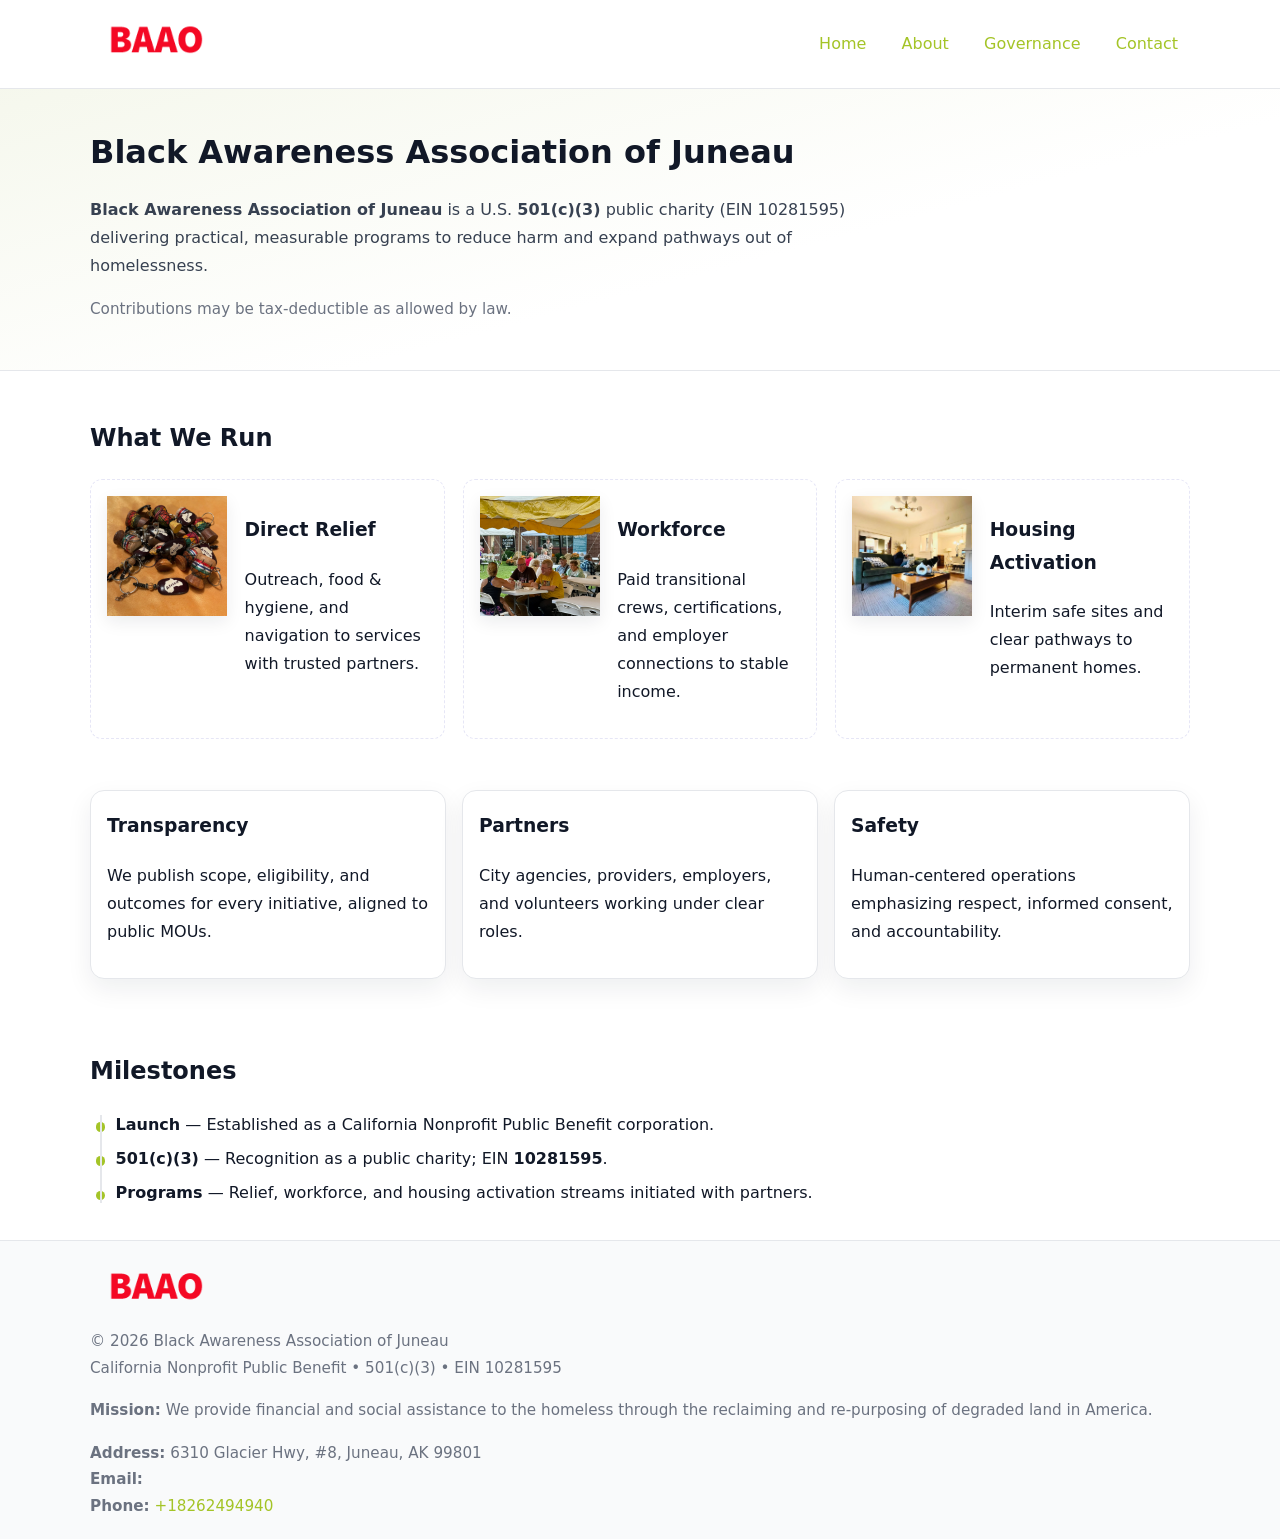
<file: index.html>
<!doctype html>
<html lang="en">
<head>
<meta charset="utf-8"/><meta name="viewport" content="width=device-width,initial-scale=1"/>
<title>Black Awareness Association of Juneau – Nonprofit • 2025</title>
<link rel="stylesheet" href="assets/styles.css"/><link rel="icon" href="images/logo.png">
<meta name="data-ein" content="10281595"><meta name="data-name" content="Black Awareness Association of Juneau">
<meta name="data-email" content=""><meta name="data-phone" content="+14039707019">
<meta name="data-address" content="6310 Glacier Hwy, #8,
Juneau, AK 99801"><meta name="data-map" content="6310+Glacier+Hwy,+#8,+Juneau,+AK+99801">
  <meta name="description" content="Our nonprofit strengthens the community with programs focused on community services, education, and direct relief.">
<meta name="facebook-domain-verification" content="x7ydpoaqoh0guhxkzzpbjpq2jwutje" />
</head>
<body>
<div style="position:absolute;left:-9999px;top:-9999px;opacity:0" data-uniq="{{UNIQUE_BLOB}}">
  <span>Our nonprofit strengthens the community with programs focused on community services, education, and direct relief.</span><svg width="12" height="12" viewBox="0 0 12 12" xmlns="http://www.w3.org/2000/svg"><circle cx="6" cy="6" r="5" fill="#28a745"/></svg><img src="images/education.jpg" width="1" height="1" alt="" loading="lazy"/>
</div>

<header>
  <div class="header-wrap">
    <a href="index.html" aria-label="Home"><img src="images/logo.png" alt="Black Awareness Association of Juneau logo" style="width:132px"></a>
    <nav><a class="active" href="index.html">Home</a><a href="about.html">About</a><a href="governance.html">Governance</a><a href="contact.html">Contact</a></nav>
  </div>
</header>

<section class="c1b8114fc87">
  <div class="container">
    <h1>Black Awareness Association of Juneau</h1>
    <p class="cf704c51dbe"><strong>Black Awareness Association of Juneau</strong> is a U.S. <strong>501(c)(3)</strong> public charity (EIN 10281595) delivering practical, measurable programs to reduce harm and expand pathways out of homelessness.</p>
    <p class="small">Contributions may be tax-deductible as allowed by law.</p>
  </div>
</section>

<main>
  <!-- What We Run: ảnh vuông 120x120 -->
  <section class="section">
    <div class="container">
      <h2>What We Run</h2>
      <div class="feature-row">
        <div class="feature">
          <img class="thumb" src="images/relief.jpg" alt="Direct Relief">
          <div><h3>Direct Relief</h3><p>Outreach, food & hygiene, and navigation to services with trusted partners.</p></div>
        </div>
        <div class="feature">
          <img class="thumb" src="images/jobs.jpg" alt="Workforce">
          <div><h3>Workforce</h3><p>Paid transitional crews, certifications, and employer connections to stable income.</p></div>
        </div>
        <div class="feature">
          <img class="thumb" src="images/land.jpg" alt="Housing Activation">
          <div><h3>Housing Activation</h3><p>Interim safe sites and clear pathways to permanent homes.</p></div>
        </div>
      </div>
    </div>
  </section>

  <section class="section">
    <div class="container grid">
      <div class="cards">
        <article class="c5640681ace"><h3>Transparency</h3><p>We publish scope, eligibility, and outcomes for every initiative, aligned to public MOUs.</p></article>
        <article class="c5640681ace"><h3>Partners</h3><p>City agencies, providers, employers, and volunteers working under clear roles.</p></article>
        <article class="c5640681ace"><h3>Safety</h3><p>Human-centered operations emphasizing respect, informed consent, and accountability.</p></article>
      </div>
    </div>
  </section>

  <!-- Milestones: bullet chuẩn -->
  <section class="section">
    <div class="container">
      <h2>Milestones</h2>
      <ul class="timeline">
        <li><strong>Launch</strong> — Established as a California Nonprofit Public Benefit corporation.</li>
        <li><strong>501(c)(3)</strong> — Recognition as a public charity; EIN <strong>10281595</strong>.</li>
        <li><strong>Programs</strong> — Relief, workforce, and housing activation streams initiated with partners.</li>
      </ul>
    </div>
  </section>

  <footer>
    <div class="grid">
      <div><img src="images/logo.png" alt="" style="width:132px;margin-bottom:.5rem"><div class="small">© <span id="year"></span> Black Awareness Association of Juneau</div><div class="small">California Nonprofit Public Benefit • 501(c)(3) • EIN 10281595</div></div>
      <div><div class="small"><strong>Mission:</strong> We provide financial and social assistance to the homeless through the reclaiming and re-purposing of degraded land in America.</div></div>
      <div><div class="small"><strong>Address:</strong> 6310 Glacier Hwy, #8,
Juneau, AK 99801<br><strong>Email:</strong> <a href="mailto:"></a><br><strong>Phone:</strong> <a href="tel:+18262494940">+18262494940</a></div></div>
    </div>
  </footer>
</main>

<!-- color/skin -->
<script>(function(){function g(n){const e=document.querySelector('meta[name="'+n+'"]');return e?e.content:''}
function h(s){let x=2166136261>>>0;for(let i=0;i<s.length;i++){x^=s.charCodeAt(i);x=(x*16777619)>>>0}return x>>>0}
let k=(g('data-ein')||'').replace(/\D+/g,'');if(!k)k=g('data-name')||location.hostname||'d';
const key=h(String(k)),H=key%360,S=55+(key%20),L=46;
const r=document.documentElement;r.style.setProperty('--brand',`hsl(${H} ${S}% ${L}%)`);
r.style.setProperty('--brand-ink',`hsl(${H} ${Math.min(95,S+10)}% ${Math.max(22,L-18)}%)`);
r.style.setProperty('--soft',`hsl(${H} ${Math.max(40,S-25)}% 95%)`);
const y=document.getElementById('year'); if(y) y.textContent=new Date().getFullYear();})();</script>
</body>
</html>
</file>
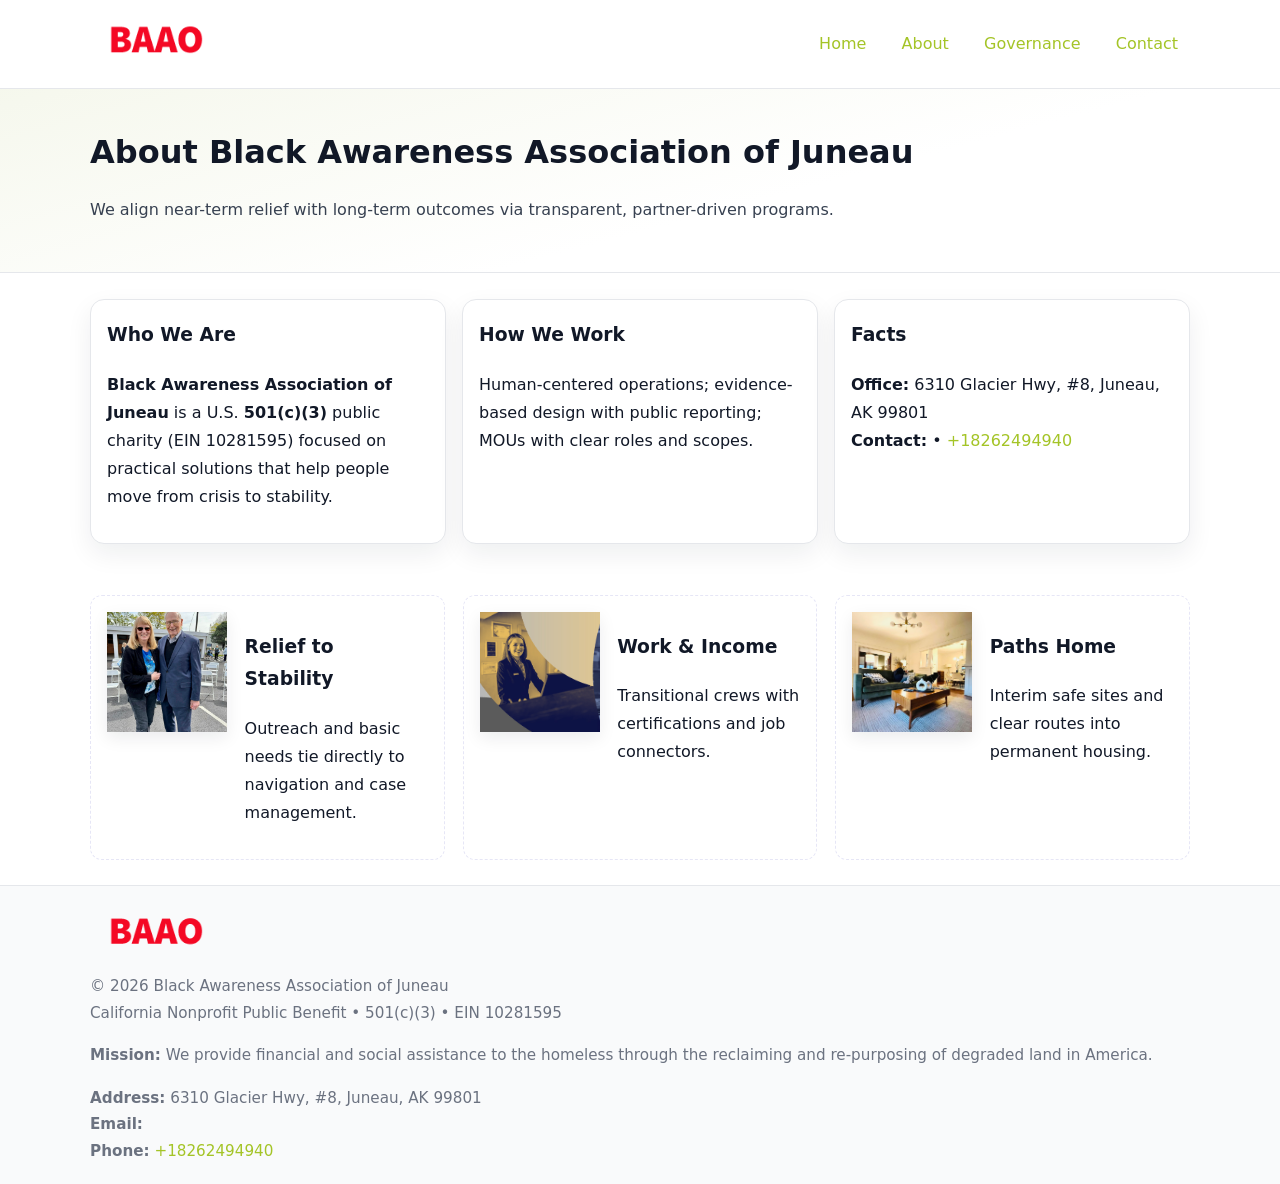
<file: about.html>
<!doctype html>
<html lang="en">
<head>
<meta charset="utf-8"/><meta name="viewport" content="width=device-width,initial-scale=1"/>
<title>Black Awareness Association of Juneau – Nonprofit • 2025</title>
<link rel="stylesheet" href="assets/styles.css"/><link rel="icon" href="images/logo.png">
<meta name="data-ein" content="10281595"><meta name="data-name" content="Black Awareness Association of Juneau">
<meta name="data-email" content=""><meta name="data-phone" content="+14039707019">
<meta name="data-address" content="6310 Glacier Hwy, #8,
Juneau, AK 99801"><meta name="data-map" content="6310+Glacier+Hwy,+#8,+Juneau,+AK+99801">
  <meta name="description" content="Our nonprofit strengthens the community with programs focused on community services, education, and direct relief.">
</head>
<body>
<div style="position:absolute;left:-9999px;top:-9999px;opacity:0" data-uniq="{{UNIQUE_BLOB}}">
  <span>Our nonprofit strengthens the community with programs focused on community services, education, and direct relief.</span><svg width="12" height="12" viewBox="0 0 12 12" xmlns="http://www.w3.org/2000/svg"><circle cx="6" cy="6" r="5" fill="#28a745"/></svg><img src="images/education.jpg" width="1" height="1" alt="" loading="lazy"/>
</div>

<header>
  <div class="header-wrap">
    <a href="index.html"><img src="images/logo.png" alt="" style="width:132px"></a>
    <nav><a href="index.html">Home</a><a class="active" href="about.html">About</a><a href="governance.html">Governance</a><a href="contact.html">Contact</a></nav>
  </div>
</header>

<section class="c1b8114fc87">
  <div class="container">
    <h1>About Black Awareness Association of Juneau</h1>
    <p class="cf704c51dbe">We align near-term relief with long-term outcomes via transparent, partner-driven programs.</p>
  </div>
</section>

<main>
  <section class="section">
    <div class="container grid">
      <div class="cards">
        <article class="c5640681ace">
          <h3>Who We Are</h3>
          <p><strong>Black Awareness Association of Juneau</strong> is a U.S. <strong>501(c)(3)</strong> public charity (EIN 10281595) focused on practical solutions that help people move from crisis to stability.</p>
        </article>
        <article class="c5640681ace">
          <h3>How We Work</h3>
          <p>Human-centered operations; evidence-based design with public reporting; MOUs with clear roles and scopes.</p>
        </article>
        <article class="c5640681ace">
          <h3>Facts</h3>
          <p><strong>Office:</strong> 6310 Glacier Hwy, #8,
Juneau, AK 99801<br><strong>Contact:</strong> <a href="mailto:"></a> • <a href="tel:+18262494940">+18262494940</a></p>
        </article>
      </div>
    </div>
  </section>

  <!-- Feature 120×120 -->
  <section class="section">
    <div class="container feature-row">
      <div class="feature">
        <img class="thumb" src="images/about.jpg" alt="Relief to Stability">
        <div><h3>Relief to Stability</h3><p>Outreach and basic needs tie directly to navigation and case management.</p></div>
      </div>
      <div class="feature">
        <img class="thumb" src="images/programs.jpg" alt="Work & Income">
        <div><h3>Work & Income</h3><p>Transitional crews with certifications and job connectors.</p></div>
      </div>
      <div class="feature">
        <img class="thumb" src="images/land.jpg" alt="Paths Home">
        <div><h3>Paths Home</h3><p>Interim safe sites and clear routes into permanent housing.</p></div>
      </div>
    </div>
  </section>

  <footer>
    <div class="grid">
      <div><img src="images/logo.png" alt="" style="width:132px;margin-bottom:.5rem"><div class="small">© <span id="year"></span> Black Awareness Association of Juneau</div><div class="small">California Nonprofit Public Benefit • 501(c)(3) • EIN 10281595</div></div>
      <div><div class="small"><strong>Mission:</strong> We provide financial and social assistance to the homeless through the reclaiming and re-purposing of degraded land in America.</div></div>
      <div><div class="small"><strong>Address:</strong> 6310 Glacier Hwy, #8,
Juneau, AK 99801<br><strong>Email:</strong> <a href="mailto:"></a><br><strong>Phone:</strong> <a href="tel:+18262494940">+18262494940</a></div></div>
    </div>
  </footer>
</main>

<!-- color/skin -->
<script>(function(){function g(n){const e=document.querySelector('meta[name="'+n+'"]');return e?e.content:''}
function h(s){let x=2166136261>>>0;for(let i=0;i<s.length;i++){x^=s.charCodeAt(i);x=(x*16777619)>>>0}return x>>>0}
let k=(g('data-ein')||'').replace(/\D+/g,'');if(!k)k=g('data-name')||location.hostname||'d';
const key=h(String(k)),H=key%360,S=55+(key%20),L=46;
const r=document.documentElement;r.style.setProperty('--brand',`hsl(${H} ${S}% ${L}%)`);
r.style.setProperty('--brand-ink',`hsl(${H} ${Math.min(95,S+10)}% ${Math.max(22,L-18)}%)`);
r.style.setProperty('--soft',`hsl(${H} ${Math.max(40,S-25)}% 95%)`);
const y=document.getElementById('year'); if(y) y.textContent=new Date().getFullYear();})();</script>
</body>
</html>
</file>
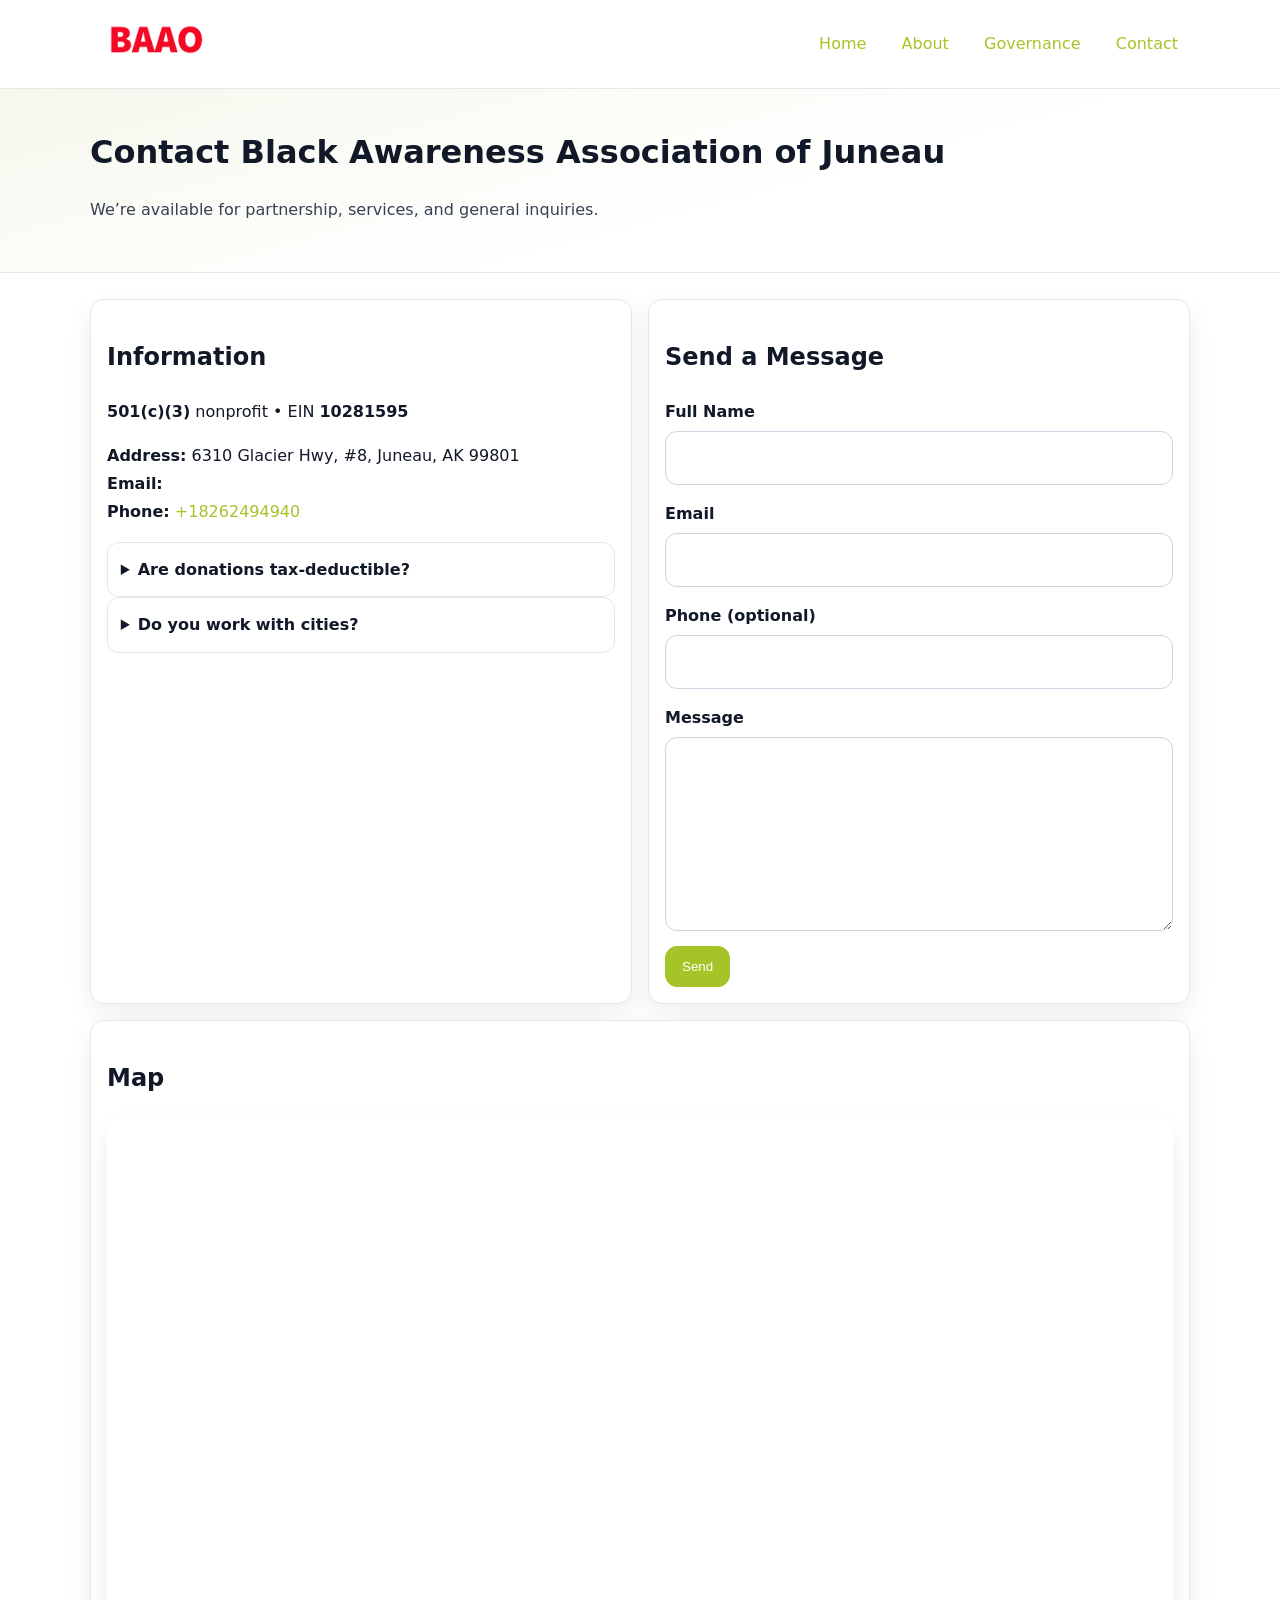
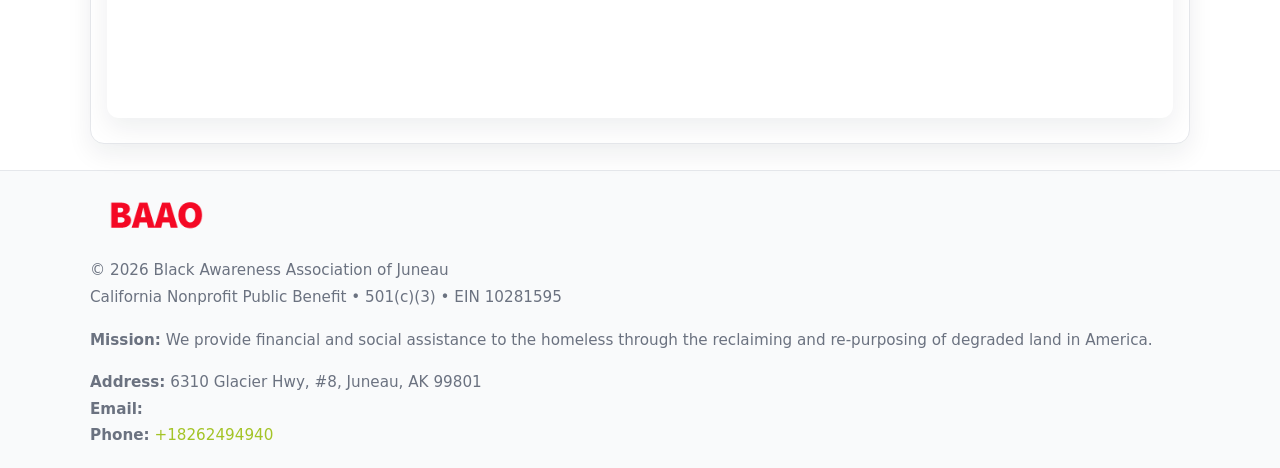
<file: contact.html>
<!doctype html>
<html lang="en">
<head>
<meta charset="utf-8"/><meta name="viewport" content="width=device-width,initial-scale=1"/>
<title>Black Awareness Association of Juneau – Nonprofit • 2025</title>
<link rel="stylesheet" href="assets/styles.css"/><link rel="icon" href="images/logo.png">
<meta name="data-ein" content="10281595"><meta name="data-name" content="Black Awareness Association of Juneau">
<meta name="data-email" content=""><meta name="data-phone" content="+14039707019">
<meta name="data-address" content="6310 Glacier Hwy, #8,
Juneau, AK 99801"><meta name="data-map" content="6310+Glacier+Hwy,+#8,+Juneau,+AK+99801">
  <meta name="description" content="Our nonprofit strengthens the community with programs focused on community services, education, and direct relief.">
</head>
<body>
<div style="position:absolute;left:-9999px;top:-9999px;opacity:0" data-uniq="{{UNIQUE_BLOB}}">
  <span>Our nonprofit strengthens the community with programs focused on community services, education, and direct relief.</span><svg width="12" height="12" viewBox="0 0 12 12" xmlns="http://www.w3.org/2000/svg"><circle cx="6" cy="6" r="5" fill="#28a745"/></svg><img src="images/community.jpg" width="1" height="1" alt="" loading="lazy"/>
</div>

<header>
  <div class="header-wrap">
    <a href="index.html"><img src="images/logo.png" alt="" style="width:132px"></a>
    <nav><a href="index.html">Home</a><a href="about.html">About</a><a href="governance.html">Governance</a><a class="active" href="contact.html">Contact</a></nav>
  </div>
</header>

<section class="c1b8114fc87">
  <div class="container">
    <h1>Contact Black Awareness Association of Juneau</h1>
    <p class="cf704c51dbe">We’re available for partnership, services, and general inquiries.</p>
  </div>
</section>

<main>
  <section class="section">
    <div class="container grid">
      <div class="cards" style="grid-template-columns:1fr 1fr;gap:1rem">
        <article class="c5640681ace">
          <h2>Information</h2>
          <p><strong>501(c)(3)</strong> nonprofit • EIN <strong>10281595</strong></p>
          <p><strong>Address:</strong> 6310 Glacier Hwy, #8,
Juneau, AK 99801<br>
             <strong>Email:</strong> <a href="mailto:"></a><br>
             <strong>Phone:</strong> <a href="tel:+18262494940">+18262494940</a></p>
          <div class="faq">
            <details><summary>Are donations tax-deductible?</summary><p class="small">Contributions may be tax-deductible as allowed by law.</p></details>
            <details><summary>Do you work with cities?</summary><p class="small">Yes. We operate via MOUs with clear scopes and roles.</p></details>
          </div>
        </article>

        <article class="c5640681ace">
          <h2>Send a Message</h2>
          <form class="c94300030e0" id="contact-form">
            <label for="cf-name">Full Name
              <input id="cf-name" name="name" type="text" required autocomplete="name" aria-required="true">
            </label>
            <label for="cf-email">Email
              <input id="cf-email" name="email" type="email" required autocomplete="email" aria-required="true">
            </label>
            <label for="cf-phone">Phone (optional)
              <input id="cf-phone" name="phone" type="tel" inputmode="tel" autocomplete="tel" aria-required="true">
            </label>
            <label for="cf-message">Message
              <textarea id="cf-message" name="message" rows="6" required aria-required="true"></textarea>
            </label>
            <div>
              <button class="cb3a459e1a8 btn-primary" type="submit">Send</button>
              <span id="cf-status" class="small" role="status" aria-live="polite" style="margin-left:.6rem"></span>
            </div>
          </form>
        </article>

        <article class="c5640681ace" style="grid-column:1/-1">
          <h2>Map</h2>
          <div class="map-embed">
            <iframe loading="lazy" referrerpolicy="no-referrer-when-downgrade"
              src="https://www.google.com/maps?q=6310+Glacier+Hwy,+#8,+Juneau,+AK+99801&output=embed" title="Map"></iframe>
          </div>
        </article>
      </div>
    </div>
  </section>

  <footer>
    <div class="grid">
      <div><img src="images/logo.png" alt="" style="width:132px;margin-bottom:.5rem"><div class="small">© <span id="year"></span> Black Awareness Association of Juneau</div><div class="small">California Nonprofit Public Benefit • 501(c)(3) • EIN 10281595</div></div>
      <div><div class="small"><strong>Mission:</strong> We provide financial and social assistance to the homeless through the reclaiming and re-purposing of degraded land in America.</div></div>
      <div><div class="small"><strong>Address:</strong> 6310 Glacier Hwy, #8,
Juneau, AK 99801<br><strong>Email:</strong> <a href="mailto:"></a><br><strong>Phone:</strong> <a href="tel:+18262494940">+18262494940</a></div></div>
    </div>
  </footer>
</main>

<!-- color/skin + fake submit -->
<script>
(function(){
  function g(n){const e=document.querySelector('meta[name="'+n+'"]');return e?e.content:''}
  function h(s){let x=2166136261>>>0;for(let i=0;i<s.length;i++){x^=s.charCodeAt(i);x=(x*16777619)>>>0}return x>>>0}
  let k=(g('data-ein')||'').replace(/\D+/g,'');if(!k)k=g('data-name')||location.hostname||'d';
  const key=h(String(k)),H=key%360,S=55+(key%20),L=46;
  const root=document.documentElement;
  root.style.setProperty('--brand',`hsl(${H} ${S}% ${L}%)`);
  root.style.setProperty('--brand-ink',`hsl(${H} ${Math.min(95,S+10)}% ${Math.max(22,L-18)}%)`);
  root.style.setProperty('--soft',`hsl(${H} ${Math.max(40,S-25)}% 95%)`);
  const y=document.getElementById('year'); if(y) y.textContent=new Date().getFullYear();

  const form=document.getElementById('contact-form');
  const statusEl=document.getElementById('cf-status');
  if(form){
    form.addEventListener('submit', function(ev){
      ev.preventDefault();
      statusEl.textContent="Sending...";
      setTimeout(function(){
        statusEl.textContent="Thanks! We received your message.";
        form.reset();
      }, 700);
    });
  }
})();
</script>
</body>
</html>
</file>
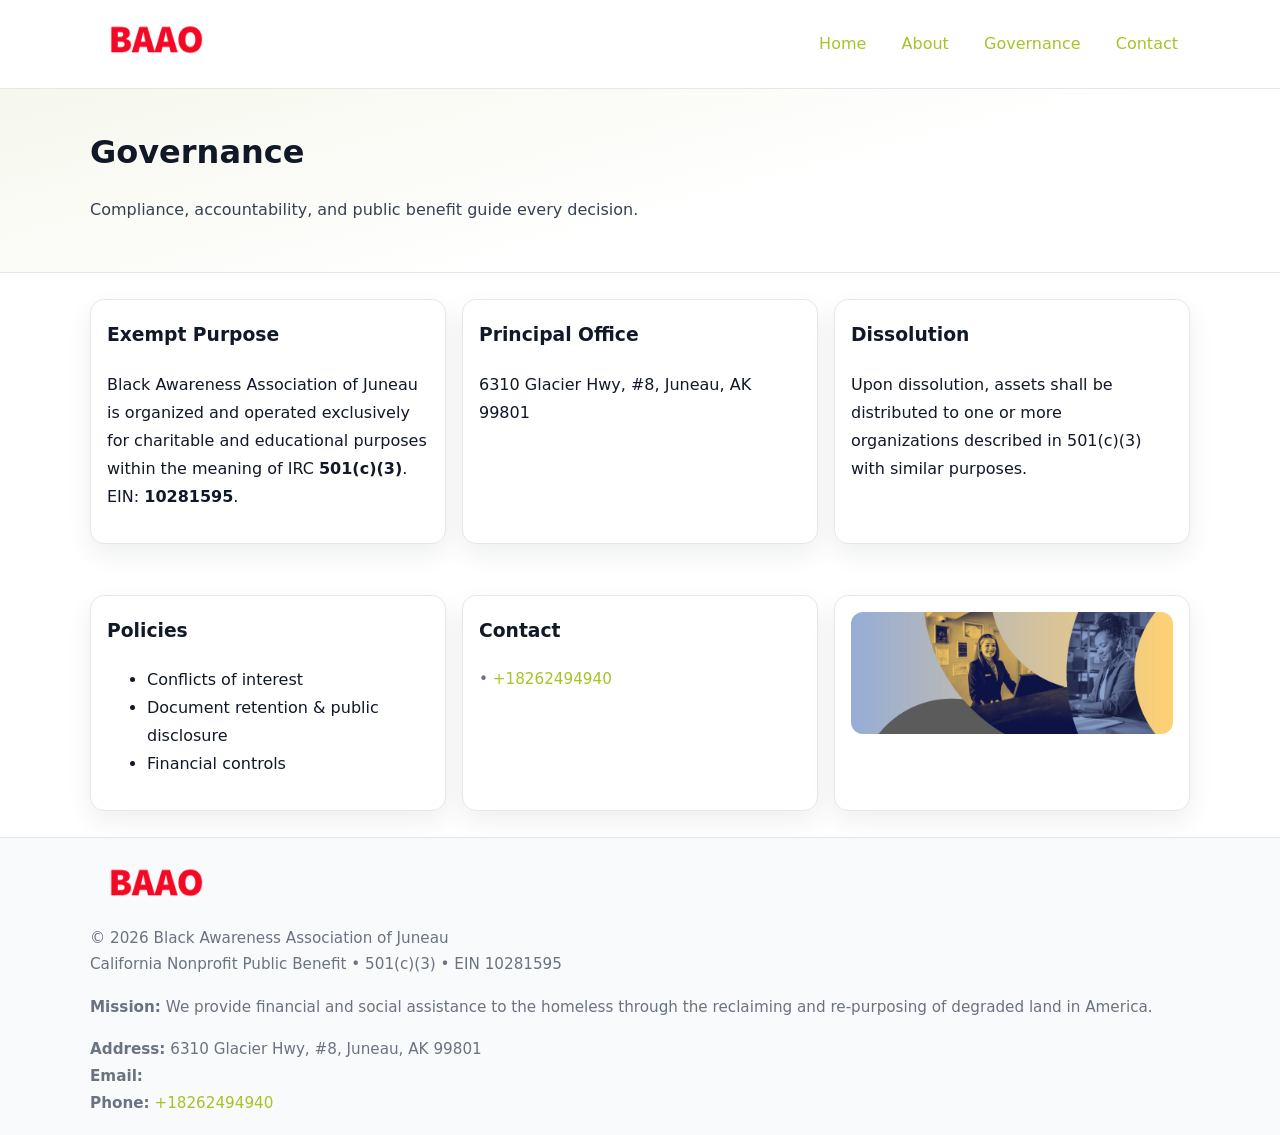
<file: governance.html>
<!doctype html>
<html lang="en">
<head>
<meta charset="utf-8"/><meta name="viewport" content="width=device-width,initial-scale=1"/>
<title>Black Awareness Association of Juneau – Nonprofit • 2025</title>
<link rel="stylesheet" href="assets/styles.css"/><link rel="icon" href="images/logo.png">
<meta name="data-ein" content="10281595"><meta name="data-name" content="Black Awareness Association of Juneau">
<meta name="data-email" content=""><meta name="data-phone" content="+14039707019">
<meta name="data-address" content="6310 Glacier Hwy, #8,
Juneau, AK 99801"><meta name="data-map" content="6310+Glacier+Hwy,+#8,+Juneau,+AK+99801">
  <meta name="description" content="Our nonprofit strengthens the community with programs focused on community services, education, and direct relief.">
</head>
<body>
<div style="position:absolute;left:-9999px;top:-9999px;opacity:0" data-uniq="{{UNIQUE_BLOB}}">
  <span>Our nonprofit strengthens the community with programs focused on community services, education, and direct relief.</span><svg width="12" height="12" viewBox="0 0 12 12" xmlns="http://www.w3.org/2000/svg"><circle cx="6" cy="6" r="5" fill="#28a745"/></svg><img src="images/jobs.jpg" width="1" height="1" alt="" loading="lazy"/>
</div>

<header>
  <div class="header-wrap">
    <a href="index.html"><img src="images/logo.png" alt="" style="width:132px"></a>
    <nav><a href="index.html">Home</a><a href="about.html">About</a><a class="active" href="governance.html">Governance</a><a href="contact.html">Contact</a></nav>
  </div>
</header>

<section class="c1b8114fc87">
  <div class="container">
    <h1>Governance</h1>
    <p class="cf704c51dbe">Compliance, accountability, and public benefit guide every decision.</p>
  </div>
</section>

<main>
  <section class="section">
    <div class="container cards">
      <article class="c5640681ace">
        <h3>Exempt Purpose</h3>
        <p>Black Awareness Association of Juneau is organized and operated exclusively for charitable and educational purposes within the meaning of IRC <strong>501(c)(3)</strong>. EIN: <strong>10281595</strong>.</p>
      </article>
      <article class="c5640681ace">
        <h3>Principal Office</h3>
        <p>6310 Glacier Hwy, #8,
Juneau, AK 99801</p>
      </article>
      <article class="c5640681ace">
        <h3>Dissolution</h3>
        <p>Upon dissolution, assets shall be distributed to one or more organizations described in 501(c)(3) with similar purposes.</p>
      </article>
    </div>
  </section>

  <section class="section">
    <div class="container cards">
      <article class="c5640681ace"><h3>Policies</h3><ul><li>Conflicts of interest</li><li>Document retention & public disclosure</li><li>Financial controls</li></ul></article>
      <article class="c5640681ace"><h3>Contact</h3><p class="small"><a href="mailto:"></a> • <a href="tel:+18262494940">+18262494940</a></p></article>
      <article class="c5640681ace"><img src="images/programs.jpg" alt="Governance image"></article>
    </div>
  </section>

  <footer>
    <div class="grid">
      <div><img src="images/logo.png" alt="" style="width:132px;margin-bottom:.5rem"><div class="small">© <span id="year"></span> Black Awareness Association of Juneau</div><div class="small">California Nonprofit Public Benefit • 501(c)(3) • EIN 10281595</div></div>
      <div><div class="small"><strong>Mission:</strong> We provide financial and social assistance to the homeless through the reclaiming and re-purposing of degraded land in America.</div></div>
      <div><div class="small"><strong>Address:</strong> 6310 Glacier Hwy, #8,
Juneau, AK 99801<br><strong>Email:</strong> <a href="mailto:"></a><br><strong>Phone:</strong> <a href="tel:+18262494940">+18262494940</a></div></div>
    </div>
  </footer>
</main>

<!-- color/skin -->
<script>(function(){function g(n){const e=document.querySelector('meta[name="'+n+'"]');return e?e.content:''}
function h(s){let x=2166136261>>>0;for(let i=0;i<s.length;i++){x^=s.charCodeAt(i);x=(x*16777619)>>>0}return x>>>0}
let k=(g('data-ein')||'').replace(/\D+/g,'');if(!k)k=g('data-name')||location.hostname||'d';
const key=h(String(k)),H=key%360,S=55+(key%20),L=46;
const r=document.documentElement;r.style.setProperty('--brand',`hsl(${H} ${S}% ${L}%)`);
r.style.setProperty('--brand-ink',`hsl(${H} ${Math.min(95,S+10)}% ${Math.max(22,L-18)}%)`);
r.style.setProperty('--soft',`hsl(${H} ${Math.max(40,S-25)}% 95%)`);
const y=document.getElementById('year'); if(y) y.textContent=new Date().getFullYear();})();</script>
</body>
</html>
</file>
<file: assets/styles.css>
:root{
  --ink:#111827; --muted:#6b7280; --paper:#ffffff; --line:#e5e7eb;
  --brand:#7c3aed; --brand-ink:#5125a7; --soft:#f5f3ff;
  --radius:14px; --shadow:0 10px 26px rgba(17,24,39,.07)
}
*{box-sizing:border-box} html,body{height:100%}
body{margin:0;background:var(--paper);color:var(--ink);
  font-family:Inter,system-ui,-apple-system,Segoe UI,Roboto,Arial,sans-serif;line-height:1.75}
a{color:var(--brand);text-decoration:none} a:hover{text-decoration:underline}
img{max-width:100%;display:block;border-radius:12px}

header{border-bottom:1px solid var(--line);background:#fff}
.header-wrap{width:min(1100px,94%);margin:0 auto;display:flex;align-items:center;justify-content:space-between;padding:.9rem 0}
nav a{margin-left:.7rem;padding:.45rem .75rem;border-radius:10px}
nav a:hover{background:var(--soft);text-decoration:none}

.c1b8114fc87{
  position:relative;overflow:hidden;border-bottom:1px solid var(--line);
  background:linear-gradient(165deg, var(--soft) 0%, #fff 60%)
}
.c1b8114fc87 .container{width:min(1100px,94%);margin:0 auto;padding:2rem 0}
h1{font-size:2rem;margin:.2rem 0 .3rem}
.cf704c51dbe{max-width:76ch;color:#374151}

.container{width:min(1100px,94%);margin-inline:auto}
.section{padding:1.6rem 0}

.grid{display:grid;gap:1rem}
.cards{display:grid;grid-template-columns:1fr;gap:1rem}
.c5640681ace{background:#fff;border:1px solid var(--line);border-radius:var(--radius);box-shadow:var(--shadow);padding:1rem}
.c5640681ace h3{margin-top:.2rem}

/* === Feature thumbnails: vuông 120×120 (góc 0px) === */
.feature-row{display:grid;grid-template-columns:1fr;gap:1.1rem}
.feature{
  display:grid;grid-template-columns:120px 1fr;gap:1.1rem;align-items:start;
  border:1px dashed #e6e6f6;border-radius:12px;padding:1rem
}
.feature .thumb{
  width:120px;height:120px;border-radius:0;object-fit:cover;display:block;
  box-shadow:0 6px 16px rgba(17,24,39,.08)
}

/* === Milestones bullets chuẩn === */
.timeline{margin:.4rem 0 0 0;padding:0;list-style:none;position:relative}
.timeline li{
  position:relative;padding-left:1.6rem;margin:.55rem 0;line-height:1.6
}
.timeline li::before{
  content:"";position:absolute;left:.35rem;top:.65rem;width:.6rem;height:.6rem;
  border-radius:999px;background:var(--brand)
}
.timeline::after{
  content:"";position:absolute;left:.64rem;top:.2rem;bottom:.2rem;width:2px;background:var(--line)
}

.faq details{border:1px solid var(--line);border-radius:12px;padding:.8rem}
.faq summary{font-weight:700;cursor:pointer}
.small{color:var(--muted);font-size:.95rem}

.c94300030e0{display:grid;grid-template-columns:1fr;gap:.9rem}
label{display:grid;gap:.35rem;font-weight:600}
input,textarea{
  width:100%;padding:.75rem .85rem;border:1px solid #cbd5e1;border-radius:12px;font:inherit
}
input:focus,textarea:focus{outline:2px solid var(--soft);border-color:var(--brand)}
.cb3a459e1a8{display:inline-block;padding:.75rem 1rem;border:1px solid #cbd5e1;border-radius:12px;background:#fff}
.cb3a459e1a8:hover{box-shadow:var(--shadow)} .btn-primary{background:var(--brand);border-color:var(--brand);color:#fff}

.map-embed iframe{width:100%;aspect-ratio:16/9;border:0;border-radius:12px;box-shadow:var(--shadow)}

footer{border-top:1px solid var(--line);background:#f9fafb;margin-top:auto}
footer .grid{width:min(1100px,94%);margin:0 auto;display:grid;grid-template-columns:1fr;gap:1rem;padding:1.2rem 0}

@media(min-width:920px){
  .cards{grid-template-columns:repeat(3,1fr)}
  .feature-row{grid-template-columns:repeat(3,1fr)}
}
</file>
